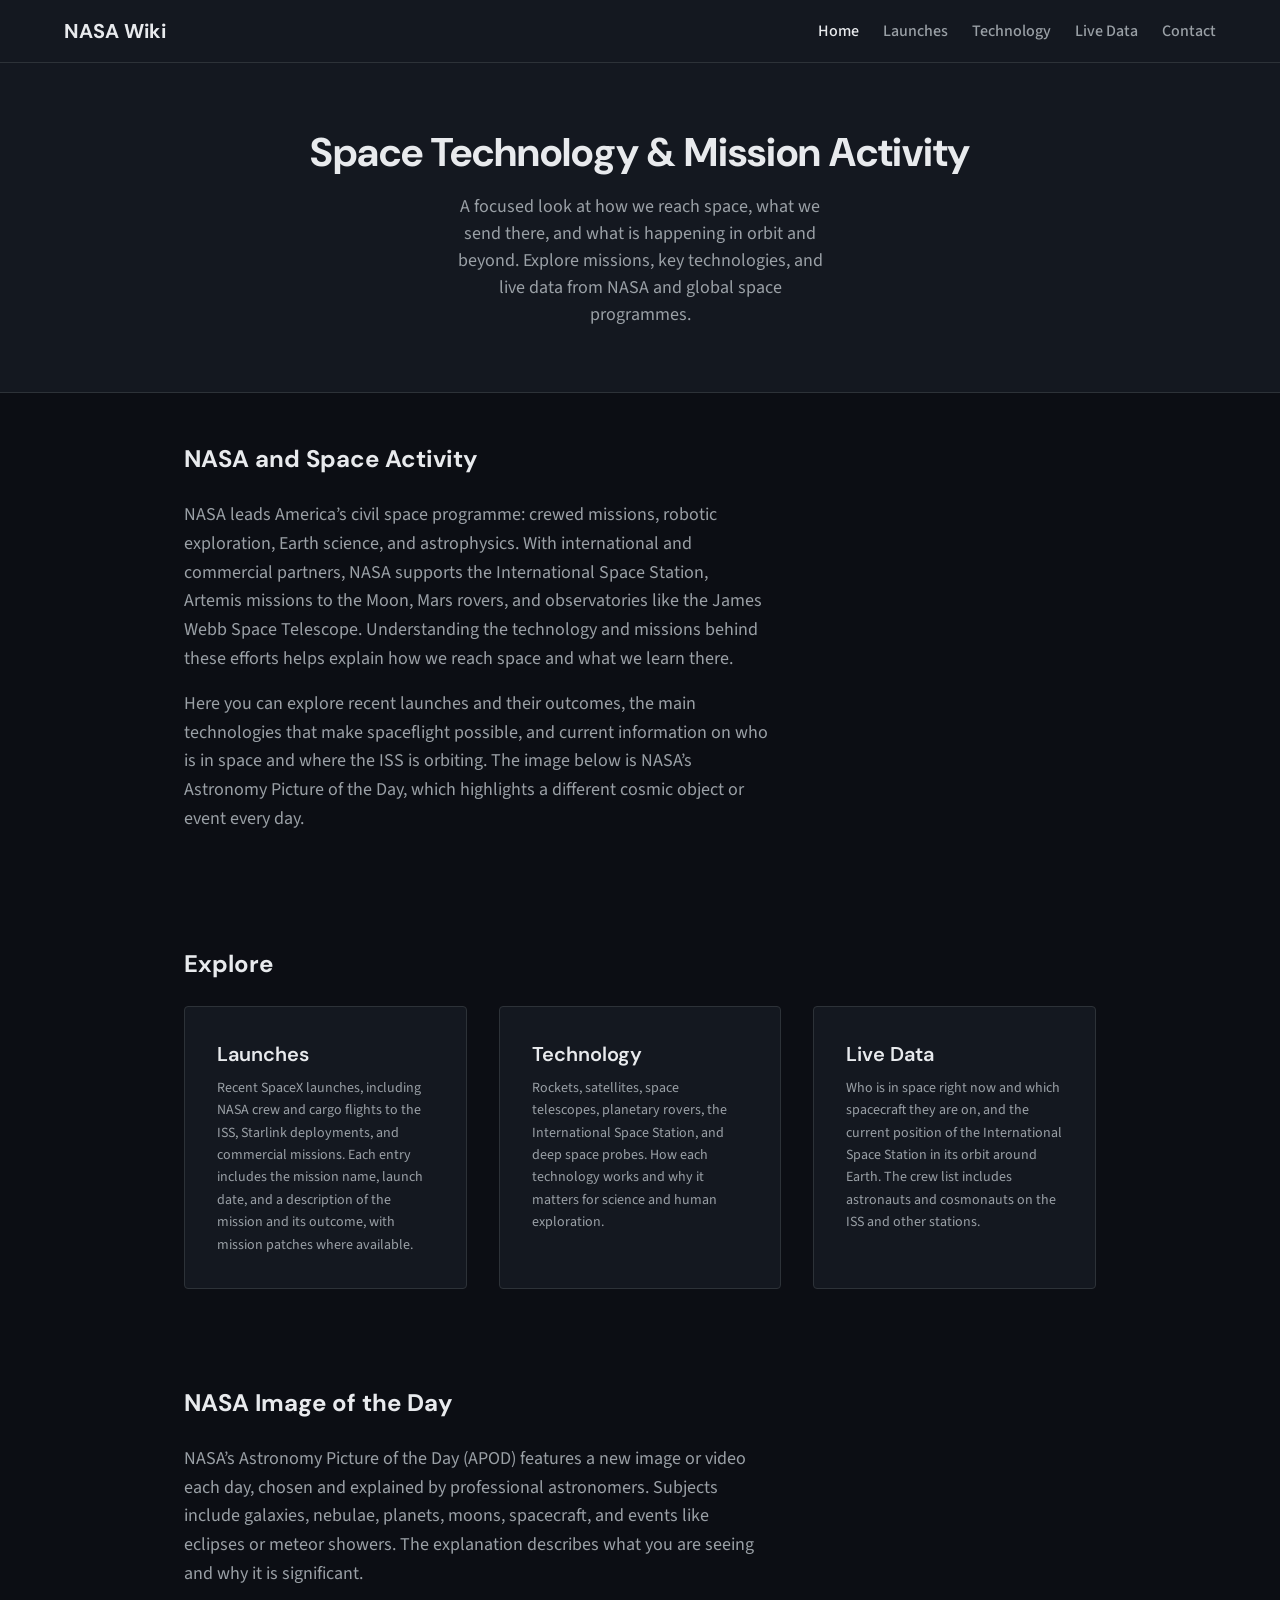
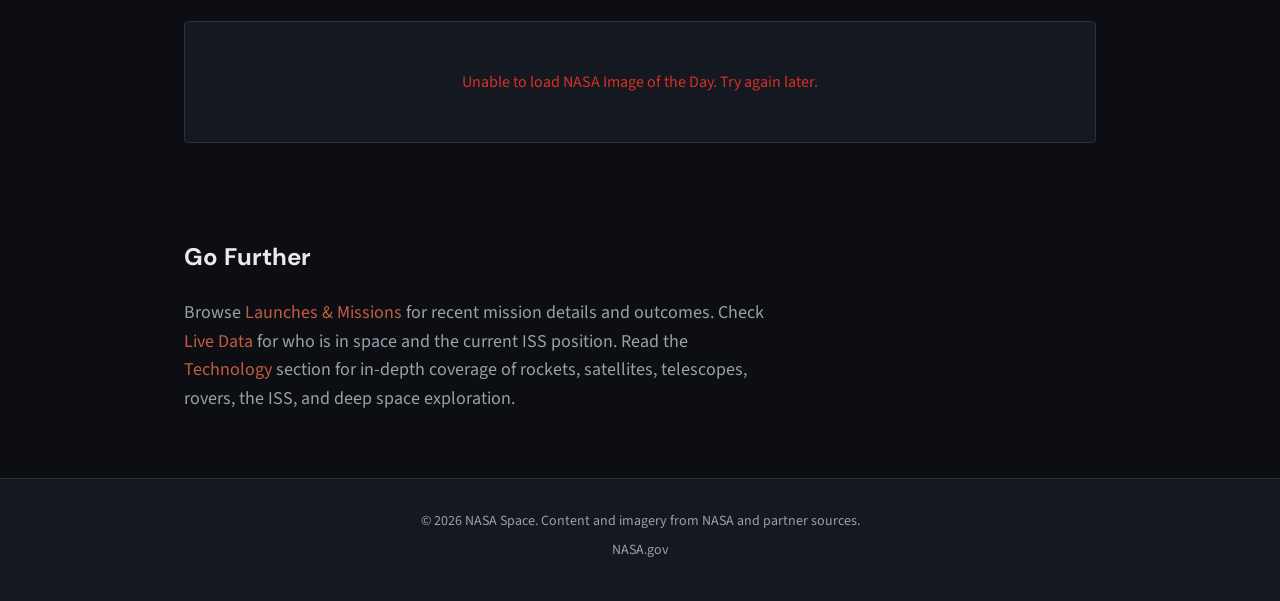
<file: index.html>
<!DOCTYPE html>
<html lang="en">
<head>
  <meta charset="UTF-8">
  <meta name="viewport" content="width=device-width, initial-scale=1.0">
  <meta name="description" content="Space technology and missions: NASA, the ISS, launches, and live information on who is in space and where the station orbits.">
  <title>NASA Space Technology &amp; Missions | Home</title>
  <link rel="stylesheet" href="css/styles.css">
  <link rel="stylesheet" href="css/responsive.css">
</head>
<body>
  <a href="#main-content" class="skip-link">Skip to main content</a>
  <header class="site-header">
    <div class="header-inner">
      <a href="index.html" class="site-logo">NASA Wiki</a>
      <nav class="main-nav" aria-label="Main navigation">
        <ul class="nav-list">
          <li><a href="index.html" class="nav-link nav-link--current">Home</a></li>
          <li><a href="launches.html" class="nav-link">Launches</a></li>
          <li><a href="technology.html" class="nav-link">Technology</a></li>
          <li><a href="live.html" class="nav-link">Live Data</a></li>
          <li><a href="contact.html" class="nav-link">Contact</a></li>
        </ul>
      </nav>
      <button type="button" class="nav-toggle" aria-label="Toggle navigation menu" aria-expanded="false"><span aria-hidden="true"><span class="hamburger-line"></span><span class="hamburger-line"></span><span class="hamburger-line"></span></span></button>
    </div>
  </header>

  <main id="main-content">
    <section class="hero">
      <div class="hero-inner">
        <h1>Space Technology &amp; Mission Activity</h1>
        <p class="hero-tagline">A focused look at how we reach space, what we send there, and what is happening in orbit and beyond. Explore missions, key technologies, and live data from NASA and global space programmes.</p>
      </div>
    </section>

    <section class="intro section">
      <div class="container">
        <h2>NASA and Space Activity</h2>
        <p>NASA leads America’s civil space programme: crewed missions, robotic exploration, Earth science, and astrophysics. With international and commercial partners, NASA supports the International Space Station, Artemis missions to the Moon, Mars rovers, and observatories like the James Webb Space Telescope. Understanding the technology and missions behind these efforts helps explain how we reach space and what we learn there.</p>
        <p>Here you can explore recent launches and their outcomes, the main technologies that make spaceflight possible, and current information on who is in space and where the ISS is orbiting. The image below is NASA’s Astronomy Picture of the Day, which highlights a different cosmic object or event every day.</p>
      </div>
    </section>

    <section class="feature-cards section">
      <div class="container">
        <h2>Explore</h2>
        <div class="card-grid">
          <article class="card">
            <h3><a href="launches.html">Launches</a></h3>
            <p>Recent SpaceX launches, including NASA crew and cargo flights to the ISS, Starlink deployments, and commercial missions. Each entry includes the mission name, launch date, and a description of the mission and its outcome, with mission patches where available.</p>
          </article>
          <article class="card">
            <h3><a href="technology.html">Technology</a></h3>
            <p>Rockets, satellites, space telescopes, planetary rovers, the International Space Station, and deep space probes. How each technology works and why it matters for science and human exploration.</p>
          </article>
          <article class="card">
            <h3><a href="live.html">Live Data</a></h3>
            <p>Who is in space right now and which spacecraft they are on, and the current position of the International Space Station in its orbit around Earth. The crew list includes astronauts and cosmonauts on the ISS and other stations.</p>
          </article>
        </div>
      </div>
    </section>

    <section class="apod section">
      <div class="container">
        <h2>NASA Image of the Day</h2>
        <div class="page-intro">
          <p>NASA’s Astronomy Picture of the Day (APOD) features a new image or video each day, chosen and explained by professional astronomers. Subjects include galaxies, nebulae, planets, moons, spacecraft, and events like eclipses or meteor showers. The explanation describes what you are seeing and why it is significant.</p>
        </div>
        <div class="apod-container" aria-live="polite">
          <p class="apod-loading" id="apod-loading">Loading image…</p>
          <div class="apod-content" id="apod-content" hidden></div>
          <p class="apod-error" id="apod-error" hidden></p>
        </div>
      </div>
    </section>

    <section class="cta section">
      <div class="container">
        <h2>Go Further</h2>
        <p>Browse <a href="launches.html">Launches &amp; Missions</a> for recent mission details and outcomes. Check <a href="live.html">Live Data</a> for who is in space and the current ISS position. Read the <a href="technology.html">Technology</a> section for in-depth coverage of rockets, satellites, telescopes, rovers, the ISS, and deep space exploration.</p>
      </div>
    </section>
  </main>

  <footer class="site-footer">
    <div class="footer-inner">
      <p class="footer-copy">&copy; <span id="footer-year"></span> NASA Space. Content and imagery from NASA and partner sources.</p>
      <p><a href="https://www.nasa.gov" target="_blank" rel="noopener noreferrer">NASA.gov</a></p>
    </div>
  </footer>

  <script src="js/main.js"></script>
  <script src="js/api.js"></script>
</body>
</html>
</file>
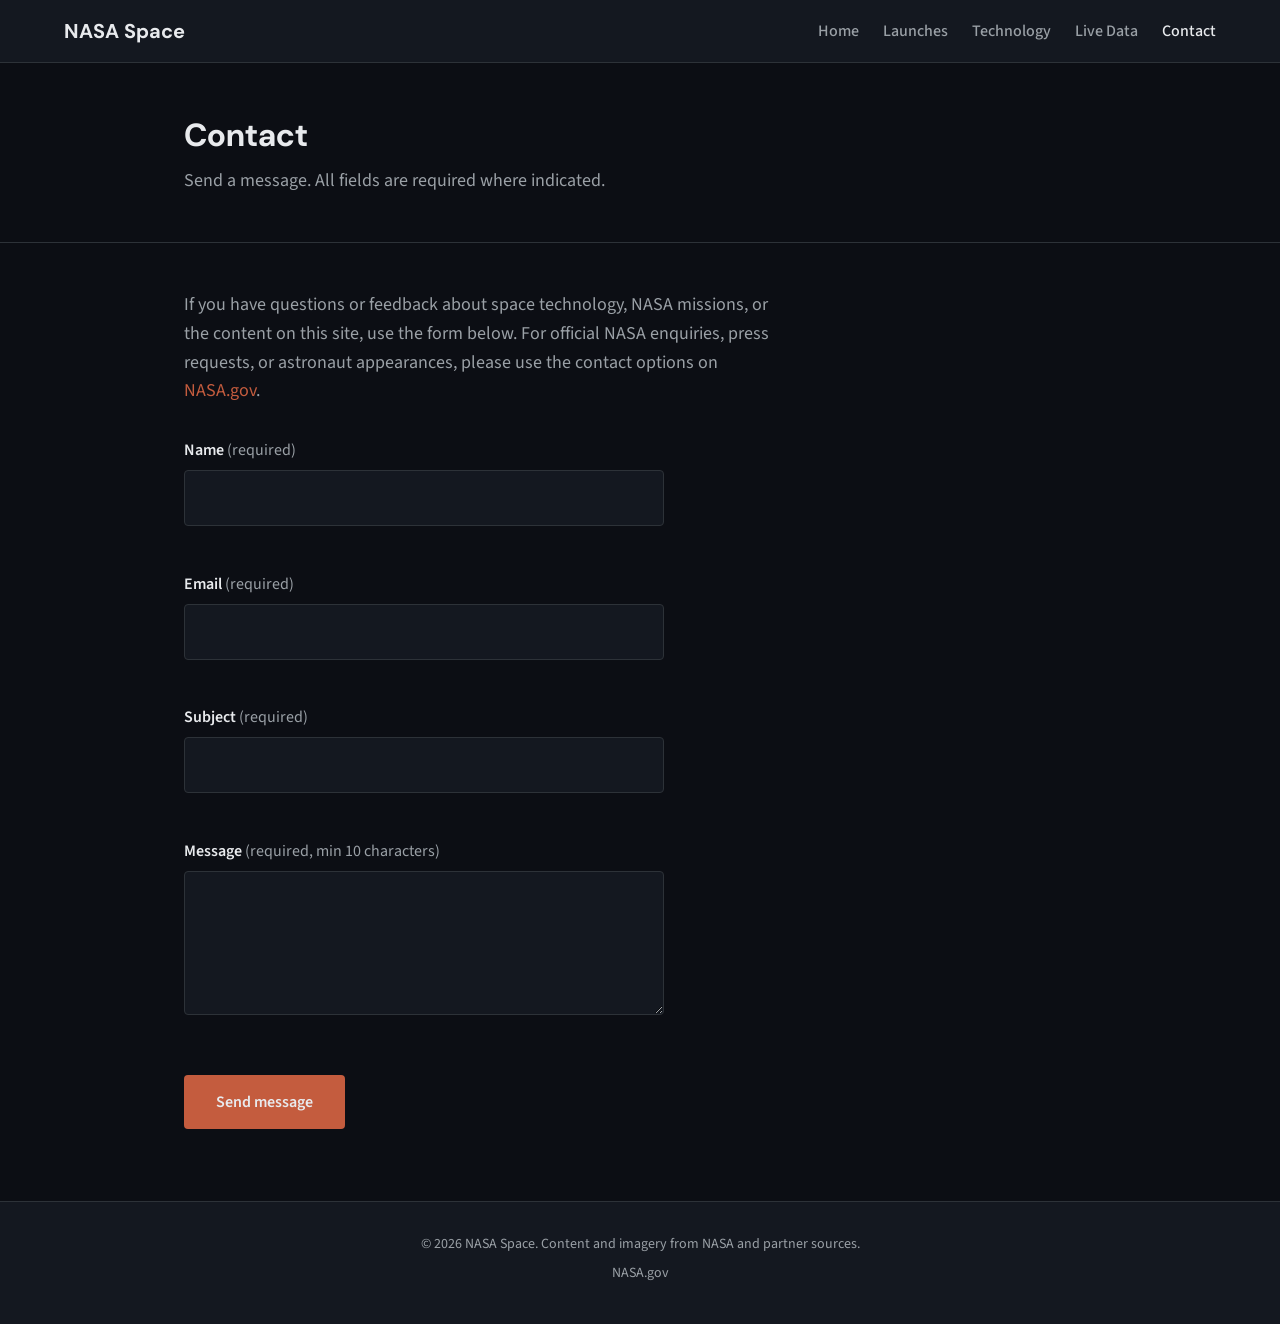
<file: contact.html>
<!DOCTYPE html>
<html lang="en">
<head>
  <meta charset="UTF-8">
  <meta name="viewport" content="width=device-width, initial-scale=1.0">
  <meta name="description" content="Contact NASA Space – send a message about space technology and missions.">
  <title>Contact | NASA Space</title>
  <link rel="stylesheet" href="css/styles.css">
  <link rel="stylesheet" href="css/responsive.css">
</head>
<body>
  <a href="#main-content" class="skip-link">Skip to main content</a>
  <header class="site-header">
    <div class="header-inner">
      <a href="index.html" class="site-logo">NASA Space</a>
      <nav class="main-nav" aria-label="Main navigation">
        <ul class="nav-list">
          <li><a href="index.html" class="nav-link">Home</a></li>
          <li><a href="launches.html" class="nav-link">Launches</a></li>
          <li><a href="technology.html" class="nav-link">Technology</a></li>
          <li><a href="live.html" class="nav-link">Live Data</a></li>
          <li><a href="contact.html" class="nav-link nav-link--current">Contact</a></li>
        </ul>
      </nav>
      <button type="button" class="nav-toggle" aria-label="Toggle navigation menu" aria-expanded="false"><span aria-hidden="true"><span class="hamburger-line"></span><span class="hamburger-line"></span><span class="hamburger-line"></span></span></button>
    </div>
  </header>

  <main id="main-content">
    <section class="page-hero">
      <div class="container">
        <h1>Contact</h1>
        <p class="page-hero-tagline">Send a message. All fields are required where indicated.</p>
      </div>
    </section>

    <section class="contact-form-section section">
      <div class="container">
        <div class="page-intro">
          <p>If you have questions or feedback about space technology, NASA missions, or the content on this site, use the form below. For official NASA enquiries, press requests, or astronaut appearances, please use the contact options on <a href="https://www.nasa.gov" target="_blank" rel="noopener noreferrer">NASA.gov</a>.</p>
        </div>
        <form id="contact-form" class="contact-form" novalidate>
          <div class="form-group">
            <label for="contact-name">Name <span class="required">(required)</span></label>
            <input type="text" id="contact-name" name="name" required autocomplete="name" aria-required="true">
            <span class="field-error" id="error-name" role="alert"></span>
          </div>
          <div class="form-group">
            <label for="contact-email">Email <span class="required">(required)</span></label>
            <input type="email" id="contact-email" name="email" required autocomplete="email" aria-required="true">
            <span class="field-error" id="error-email" role="alert"></span>
          </div>
          <div class="form-group">
            <label for="contact-subject">Subject <span class="required">(required)</span></label>
            <input type="text" id="contact-subject" name="subject" required aria-required="true">
            <span class="field-error" id="error-subject" role="alert"></span>
          </div>
          <div class="form-group">
            <label for="contact-message">Message <span class="required">(required, min 10 characters)</span></label>
            <textarea id="contact-message" name="message" rows="5" required minlength="10" aria-required="true"></textarea>
            <span class="field-error" id="error-message" role="alert"></span>
          </div>
          <div class="form-actions">
            <button type="submit" class="btn btn--primary">Send message</button>
          </div>
          <p class="form-success" id="form-success" hidden role="status">Thank you. Your message has been sent.</p>
        </form>
      </div>
    </section>
  </main>

  <footer class="site-footer">
    <div class="footer-inner">
      <p class="footer-copy">&copy; <span id="footer-year"></span> NASA Space. Content and imagery from NASA and partner sources.</p>
      <p><a href="https://www.nasa.gov" target="_blank" rel="noopener noreferrer">NASA.gov</a></p>
    </div>
  </footer>

  <script src="js/main.js"></script>
  <script src="js/formValidation.js"></script>
</body>
</html>
</file>
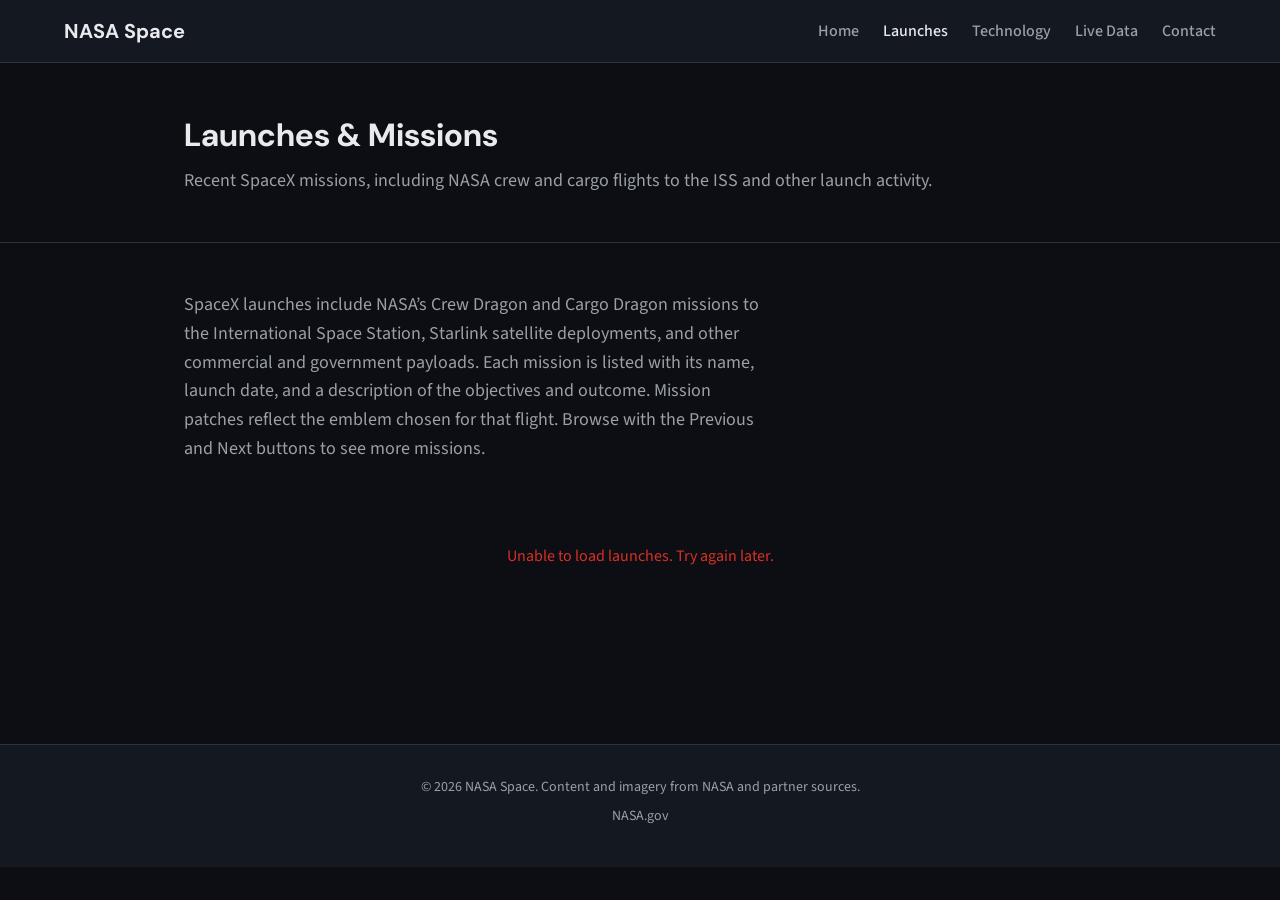
<file: launches.html>
<!DOCTYPE html>
<html lang="en">
<head>
  <meta charset="UTF-8">
  <meta name="viewport" content="width=device-width, initial-scale=1.0">
  <meta name="description" content="Recent SpaceX launches including NASA crew and cargo missions to the ISS, with mission names, dates, and descriptions.">
  <title>Space Launches &amp; Missions | NASA Space</title>
  <link rel="stylesheet" href="css/styles.css">
  <link rel="stylesheet" href="css/responsive.css">
</head>
<body>
  <a href="#main-content" class="skip-link">Skip to main content</a>
  <header class="site-header">
    <div class="header-inner">
      <a href="index.html" class="site-logo">NASA Space</a>
      <nav class="main-nav" aria-label="Main navigation">
        <ul class="nav-list">
          <li><a href="index.html" class="nav-link">Home</a></li>
          <li><a href="launches.html" class="nav-link nav-link--current">Launches</a></li>
          <li><a href="technology.html" class="nav-link">Technology</a></li>
          <li><a href="live.html" class="nav-link">Live Data</a></li>
          <li><a href="contact.html" class="nav-link">Contact</a></li>
        </ul>
      </nav>
      <button type="button" class="nav-toggle" aria-label="Toggle navigation menu" aria-expanded="false"><span aria-hidden="true"><span class="hamburger-line"></span><span class="hamburger-line"></span><span class="hamburger-line"></span></span></button>
    </div>
  </header>

  <main id="main-content">
    <section class="page-hero">
      <div class="container">
        <h1>Launches &amp; Missions</h1>
        <p class="page-hero-tagline">Recent SpaceX missions, including NASA crew and cargo flights to the ISS and other launch activity.</p>
      </div>
    </section>

    <section class="launches section">
      <div class="container">
        <div class="page-intro">
          <p>SpaceX launches include NASA’s Crew Dragon and Cargo Dragon missions to the International Space Station, Starlink satellite deployments, and other commercial and government payloads. Each mission is listed with its name, launch date, and a description of the objectives and outcome. Mission patches reflect the emblem chosen for that flight. Browse with the Previous and Next buttons to see more missions.</p>
        </div>
        <div class="launches-container" aria-live="polite">
          <p class="launches-loading" id="launches-loading">Loading launches…</p>
          <div class="launches-grid" id="launches-grid"></div>
          <nav class="launches-pagination" id="launches-pagination" aria-label="Missions pagination" hidden>
            <button type="button" class="btn btn--secondary" id="launches-prev" aria-label="Previous 9 missions">Previous</button>
            <span class="launches-pagination__info" id="launches-pagination-info"></span>
            <button type="button" class="btn btn--secondary" id="launches-next" aria-label="Next 9 missions">Next</button>
          </nav>
          <p class="launches-error" id="launches-error" hidden></p>
        </div>
      </div>
    </section>
  </main>

  <footer class="site-footer">
    <div class="footer-inner">
      <p class="footer-copy">&copy; <span id="footer-year"></span> NASA Space. Content and imagery from NASA and partner sources.</p>
      <p><a href="https://www.nasa.gov" target="_blank" rel="noopener noreferrer">NASA.gov</a></p>
    </div>
  </footer>

  <script src="js/main.js"></script>
  <script src="js/launches.js"></script>
</body>
</html>
</file>
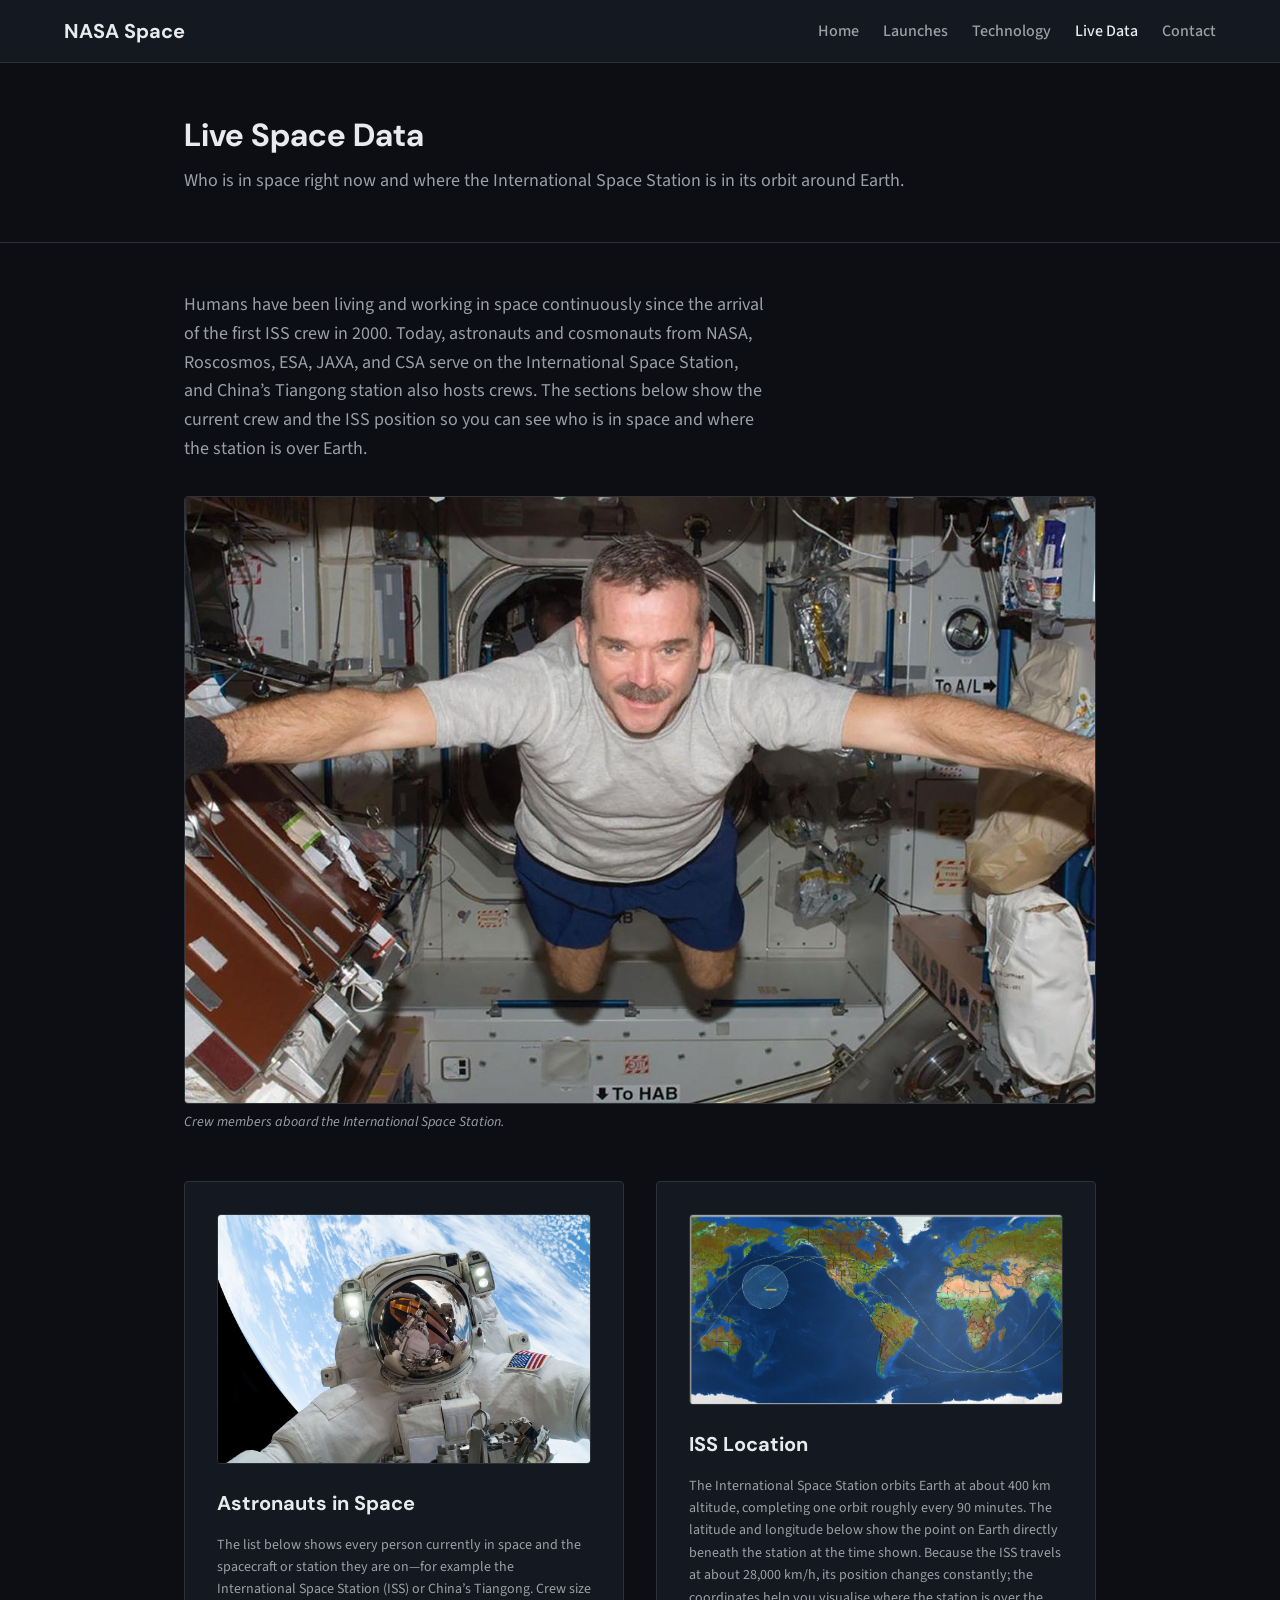
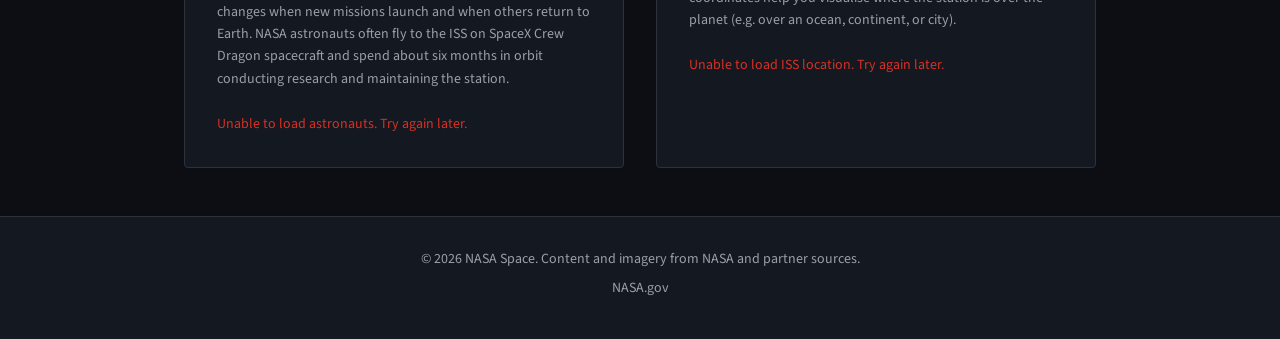
<file: live.html>
<!DOCTYPE html>
<html lang="en">
<head>
  <meta charset="UTF-8">
  <meta name="viewport" content="width=device-width, initial-scale=1.0">
  <meta name="description" content="Who is in space now and where the International Space Station is – current crew and ISS position over Earth.">
  <title>Live Space Data | NASA Space</title>
  <link rel="stylesheet" href="css/styles.css">
  <link rel="stylesheet" href="css/responsive.css">
</head>
<body>
  <a href="#main-content" class="skip-link">Skip to main content</a>
  <header class="site-header">
    <div class="header-inner">
      <a href="index.html" class="site-logo">NASA Space</a>
      <nav class="main-nav" aria-label="Main navigation">
        <ul class="nav-list">
          <li><a href="index.html" class="nav-link">Home</a></li>
          <li><a href="launches.html" class="nav-link">Launches</a></li>
          <li><a href="technology.html" class="nav-link">Technology</a></li>
          <li><a href="live.html" class="nav-link nav-link--current">Live Data</a></li>
          <li><a href="contact.html" class="nav-link">Contact</a></li>
        </ul>
      </nav>
      <button type="button" class="nav-toggle" aria-label="Toggle navigation menu" aria-expanded="false"><span aria-hidden="true"><span class="hamburger-line"></span><span class="hamburger-line"></span><span class="hamburger-line"></span></span></button>
    </div>
  </header>

  <main id="main-content">
    <section class="page-hero">
      <div class="container">
        <h1>Live Space Data</h1>
        <p class="page-hero-tagline">Who is in space right now and where the International Space Station is in its orbit around Earth.</p>
      </div>
    </section>

    <section class="live-data section">
      <div class="container">
        <div class="page-intro">
          <p>Humans have been living and working in space continuously since the arrival of the first ISS crew in 2000. Today, astronauts and cosmonauts from NASA, Roscosmos, ESA, JAXA, and CSA serve on the International Space Station, and China’s Tiangong station also hosts crews. The sections below show the current crew and the ISS position so you can see who is in space and where the station is over Earth.</p>
        </div>
        <figure class="live-hero-figure">
          <img src="images/live-hero.jpg" alt="Human presence in low Earth orbit." width="960" height="640">
          <figcaption>Crew members aboard the International Space Station.</figcaption>
        </figure>
        <div class="live-grid">
          <article class="live-card" aria-live="polite">
            <div class="live-card__media">
              <img src="images/astronauts.jpg" alt="Astronauts in space." width="400" height="267">
            </div>
            <h2>Astronauts in Space</h2>
            <p class="live-card-intro">The list below shows every person currently in space and the spacecraft or station they are on—for example the International Space Station (ISS) or China’s Tiangong. Crew size changes when new missions launch and when others return to Earth. NASA astronauts often fly to the ISS on SpaceX Crew Dragon spacecraft and spend about six months in orbit conducting research and maintaining the station.</p>
            <p class="live-loading" id="astronauts-loading">Loading…</p>
            <div class="live-content" id="astronauts-content" hidden></div>
            <p class="live-error" id="astronauts-error" hidden></p>
          </article>

          <article class="live-card" aria-live="polite">
            <div class="live-card__media">
              <img src="images/iss-location.jpg" alt="ISS position in orbit." width="400" height="267">
            </div>
            <h2>ISS Location</h2>
            <p class="live-card-intro">The International Space Station orbits Earth at about 400 km altitude, completing one orbit roughly every 90 minutes. The latitude and longitude below show the point on Earth directly beneath the station at the time shown. Because the ISS travels at about 28,000 km/h, its position changes constantly; the coordinates help you visualise where the station is over the planet (e.g. over an ocean, continent, or city).</p>
            <p class="live-loading" id="iss-loading">Loading…</p>
            <div class="live-content" id="iss-content" hidden></div>
            <p class="live-error" id="iss-error" hidden></p>
          </article>
        </div>
      </div>
    </section>
  </main>

  <footer class="site-footer">
    <div class="footer-inner">
      <p class="footer-copy">&copy; <span id="footer-year"></span> NASA Space. Content and imagery from NASA and partner sources.</p>
      <p><a href="https://www.nasa.gov" target="_blank" rel="noopener noreferrer">NASA.gov</a></p>
    </div>
  </footer>

  <script src="js/main.js"></script>
  <script src="js/live.js"></script>
</body>
</html>
</file>
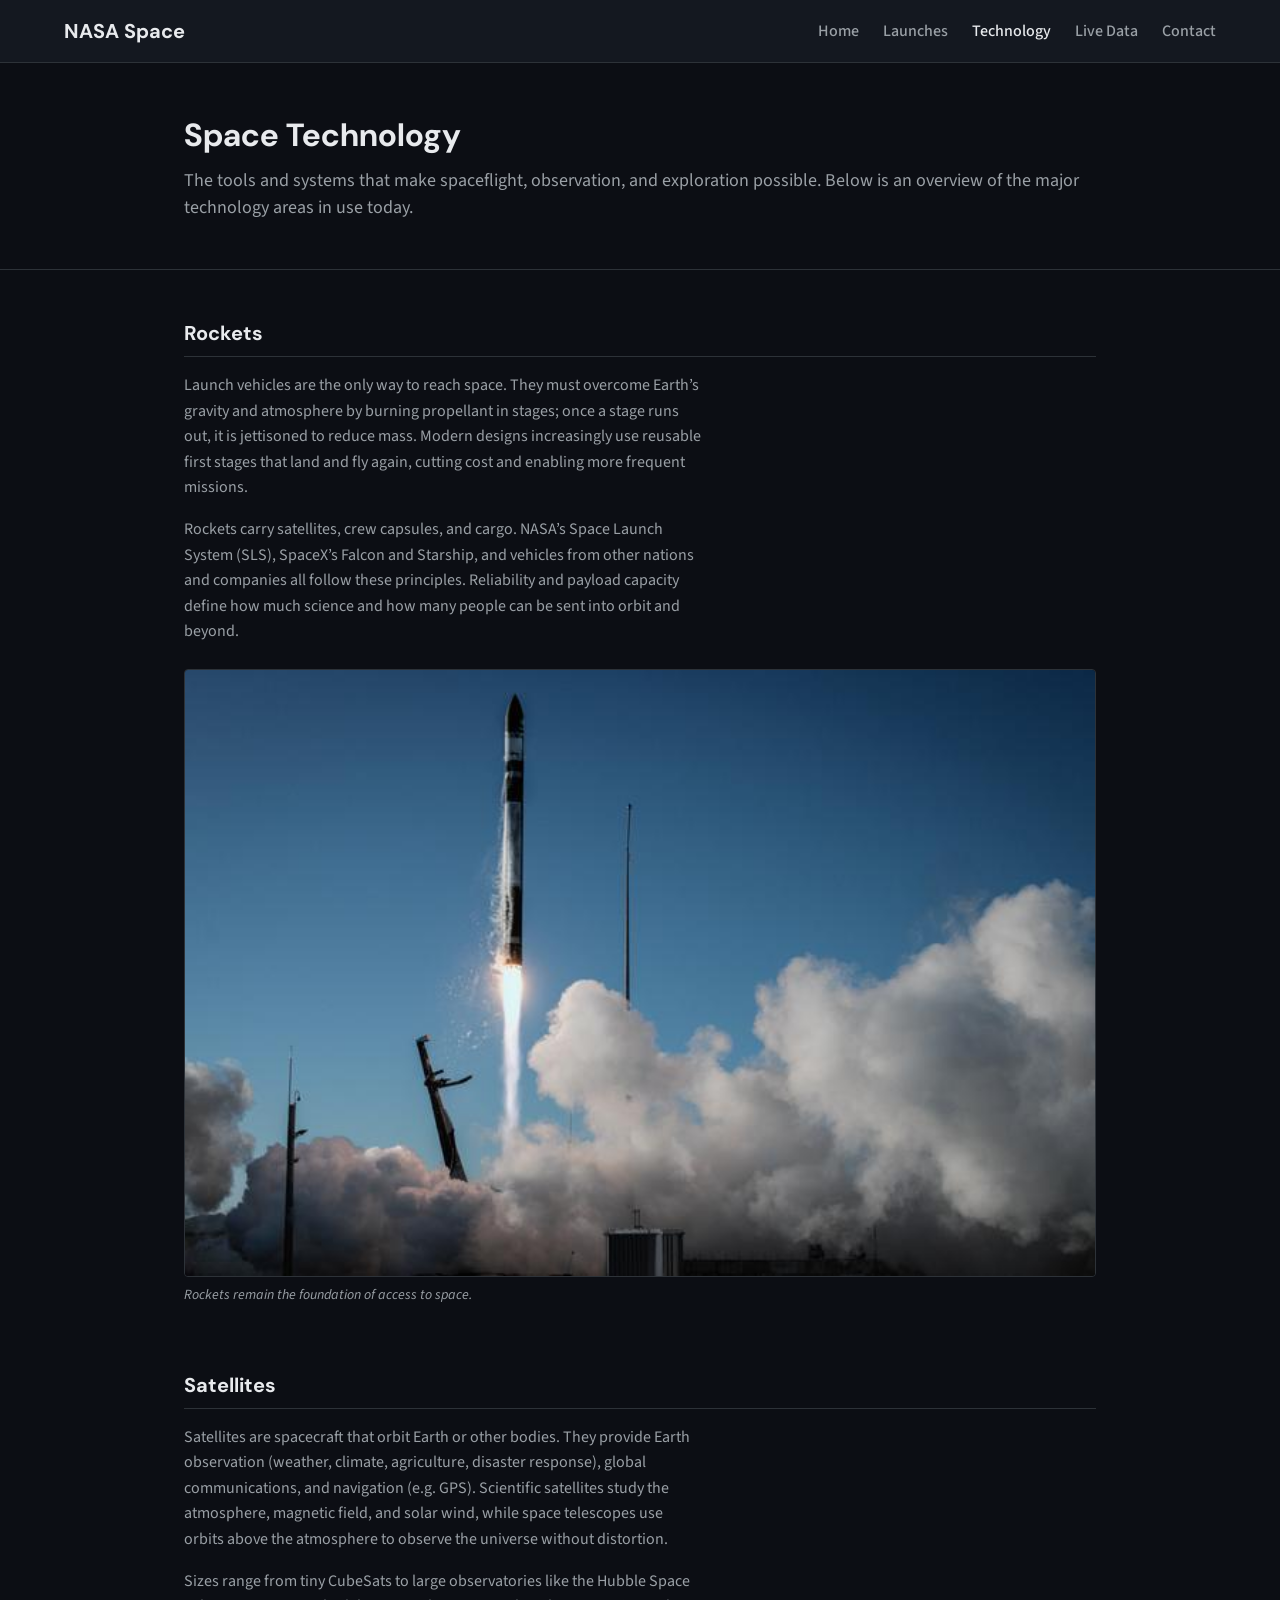
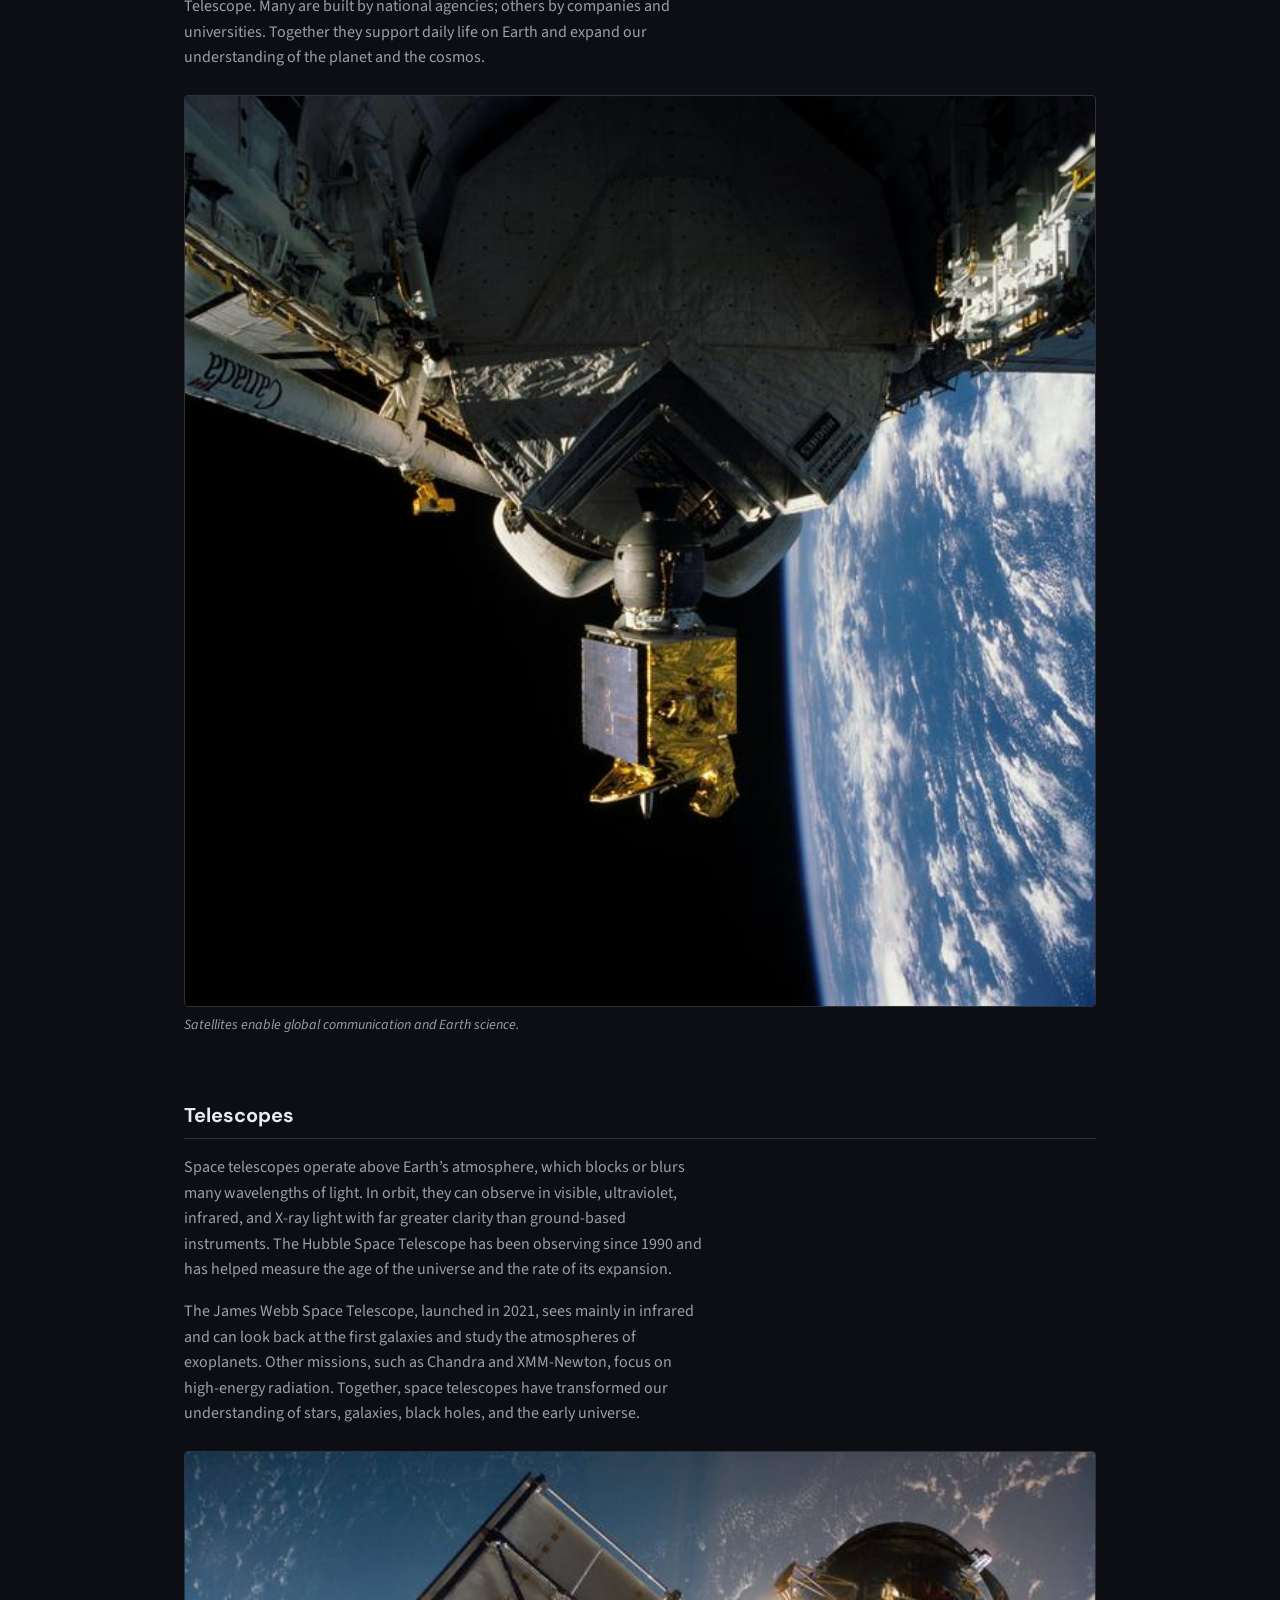
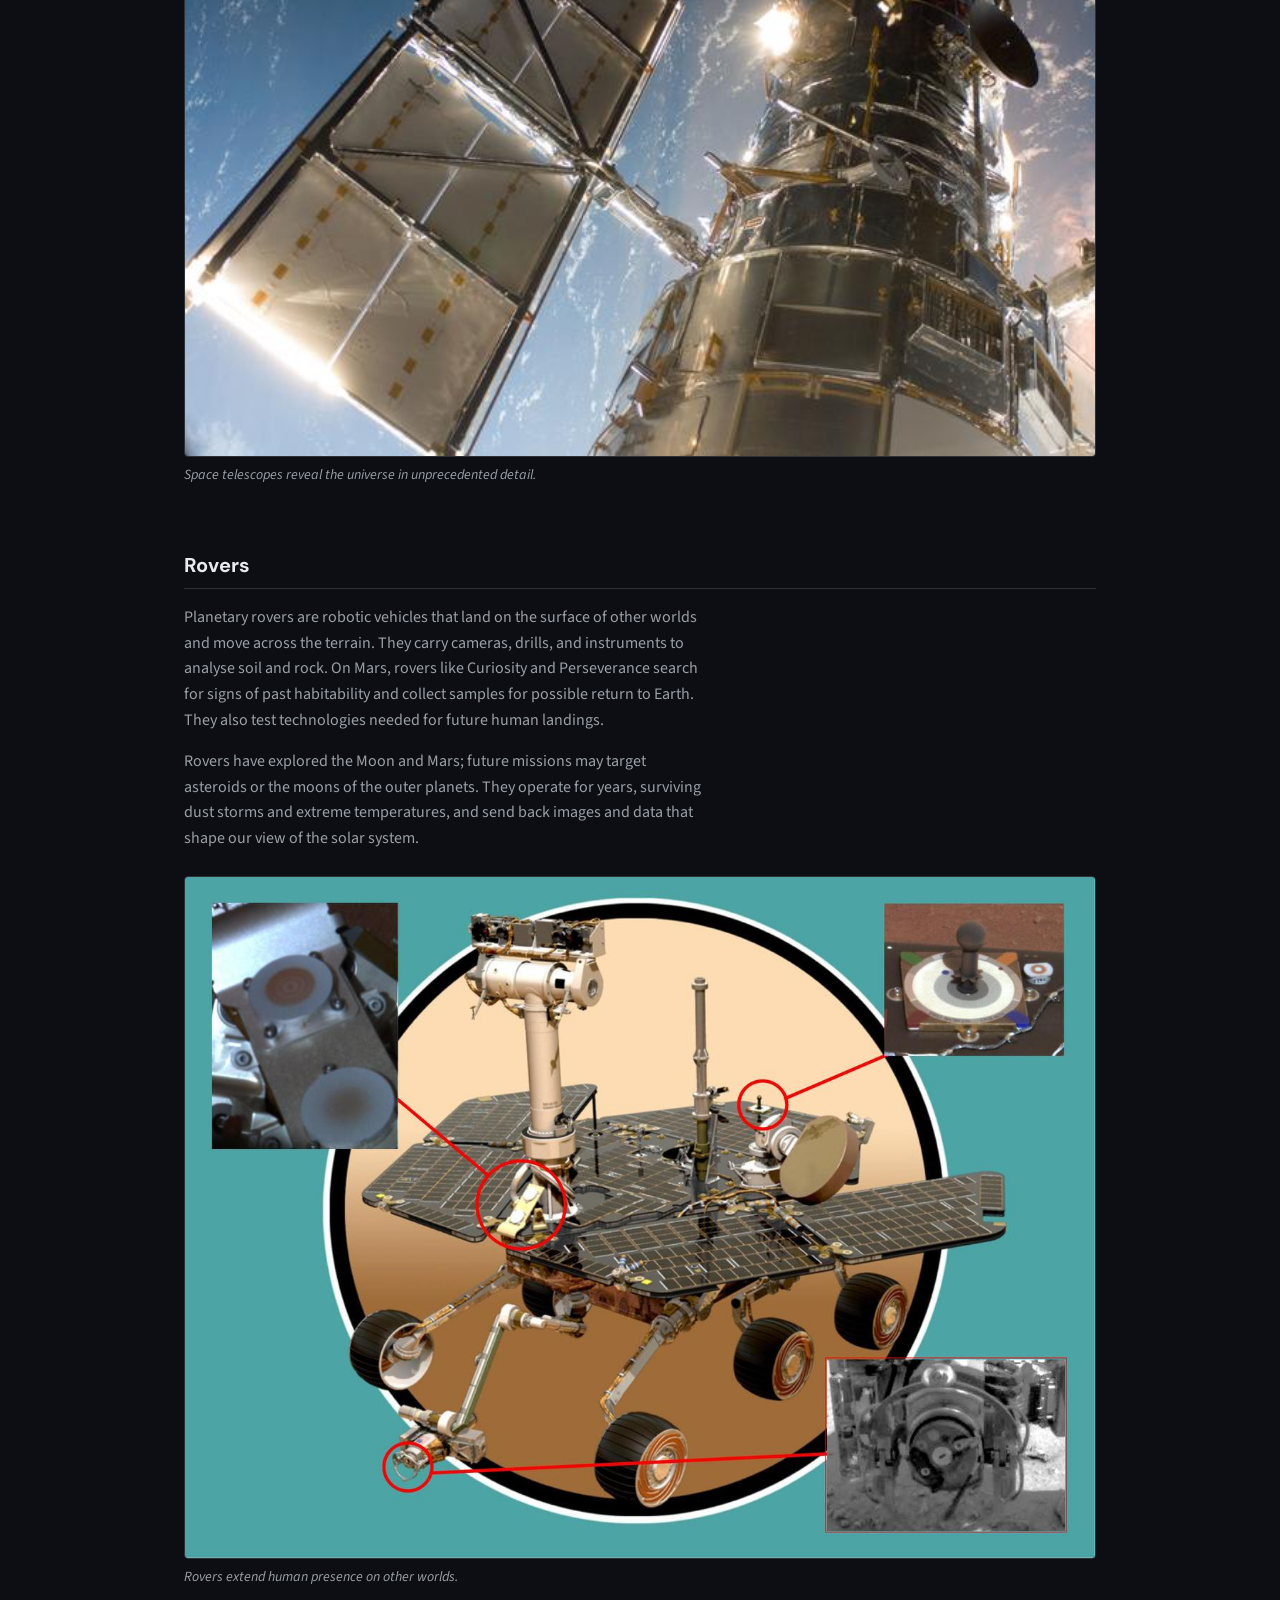
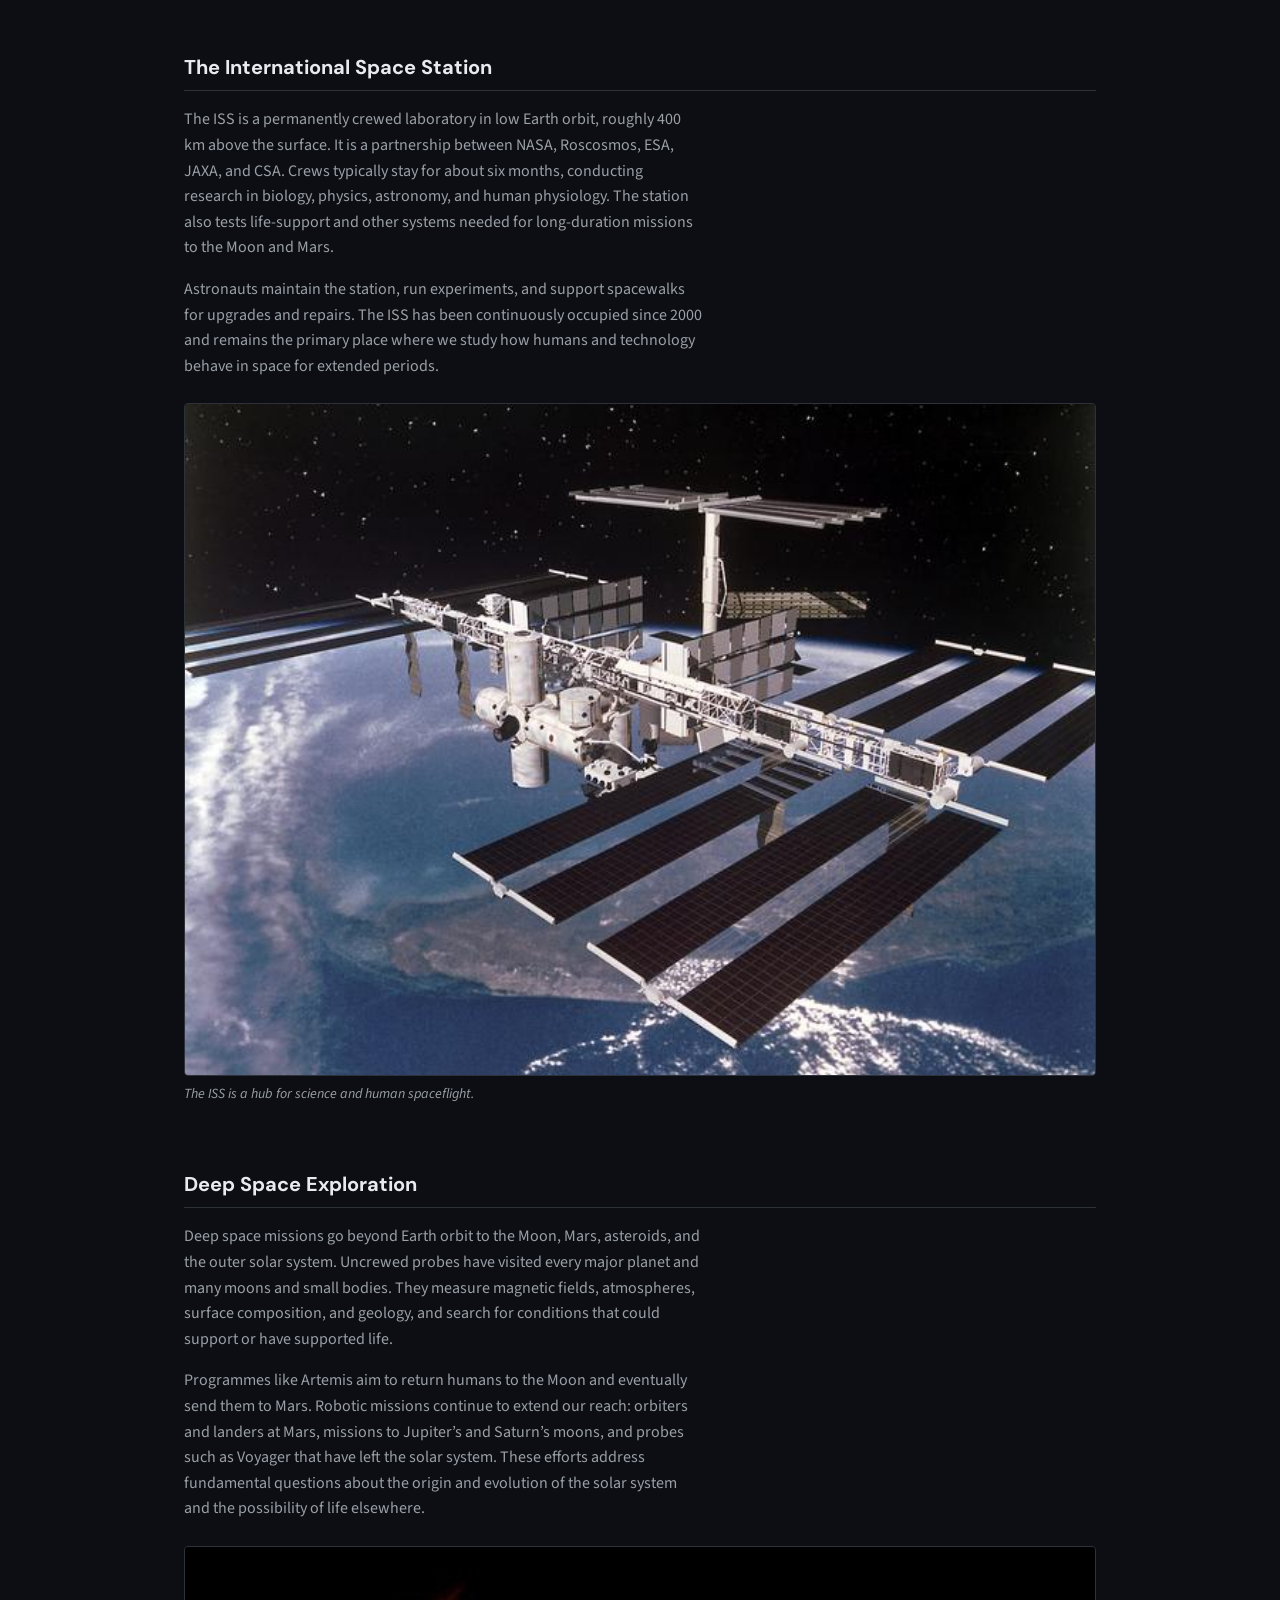
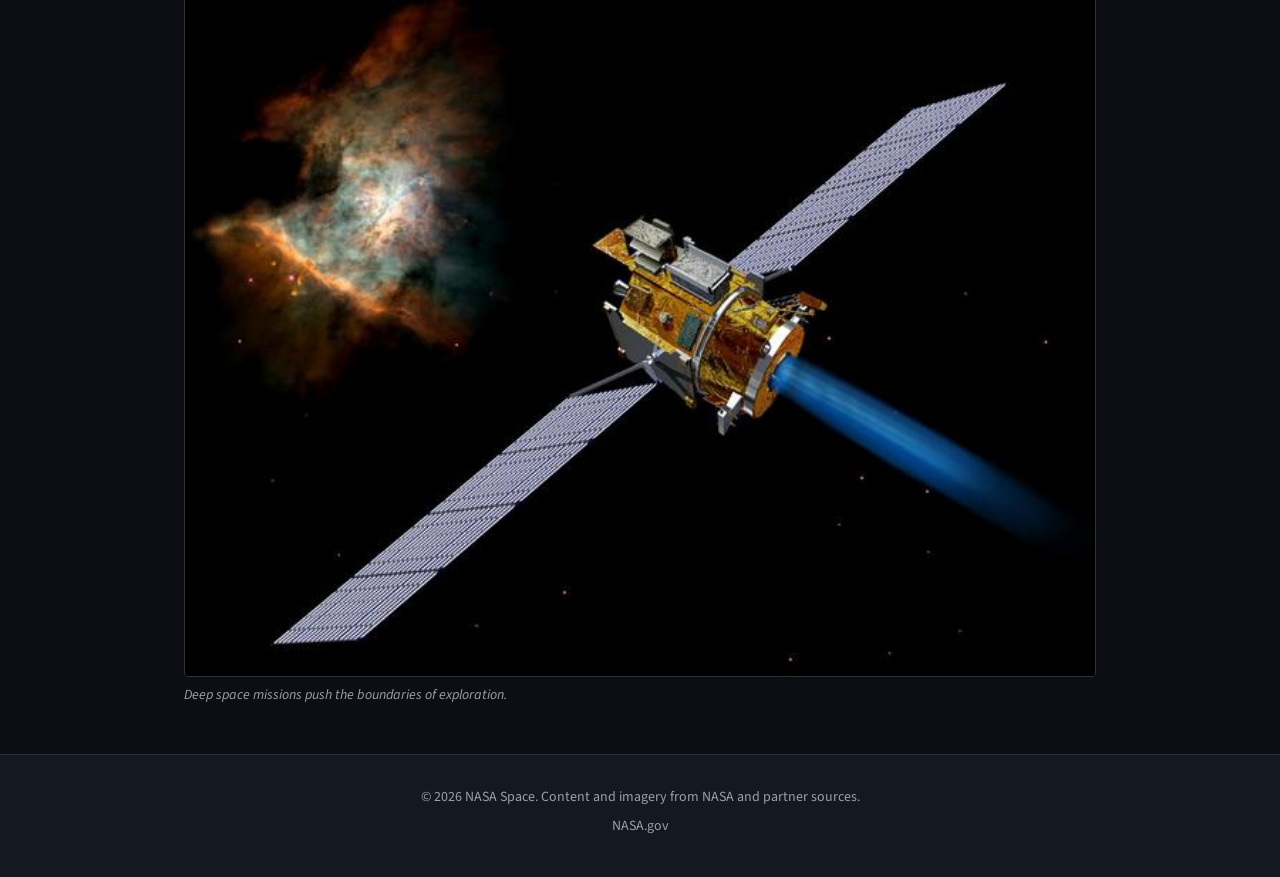
<file: technology.html>
<!DOCTYPE html>
<html lang="en">
<head>
  <meta charset="UTF-8">
  <meta name="viewport" content="width=device-width, initial-scale=1.0">
  <meta name="description" content="Space technology explained: rockets, satellites, telescopes, rovers, the ISS, and deep space exploration.">
  <title>Space Technology | NASA Space</title>
  <link rel="stylesheet" href="css/styles.css">
  <link rel="stylesheet" href="css/responsive.css">
</head>
<body>
  <a href="#main-content" class="skip-link">Skip to main content</a>
  <header class="site-header">
    <div class="header-inner">
      <a href="index.html" class="site-logo">NASA Space</a>
      <nav class="main-nav" aria-label="Main navigation">
        <ul class="nav-list">
          <li><a href="index.html" class="nav-link">Home</a></li>
          <li><a href="launches.html" class="nav-link">Launches</a></li>
          <li><a href="technology.html" class="nav-link nav-link--current">Technology</a></li>
          <li><a href="live.html" class="nav-link">Live Data</a></li>
          <li><a href="contact.html" class="nav-link">Contact</a></li>
        </ul>
      </nav>
      <button type="button" class="nav-toggle" aria-label="Toggle navigation menu" aria-expanded="false"><span aria-hidden="true"><span class="hamburger-line"></span><span class="hamburger-line"></span><span class="hamburger-line"></span></span></button>
    </div>
  </header>

  <main id="main-content">
    <section class="page-hero">
      <div class="container">
        <h1>Space Technology</h1>
        <p class="page-hero-tagline">The tools and systems that make spaceflight, observation, and exploration possible. Below is an overview of the major technology areas in use today.</p>
      </div>
    </section>

    <section class="tech-content section">
      <div class="container">
        <section class="tech-block">
          <h2>Rockets</h2>
          <p>Launch vehicles are the only way to reach space. They must overcome Earth’s gravity and atmosphere by burning propellant in stages; once a stage runs out, it is jettisoned to reduce mass. Modern designs increasingly use reusable first stages that land and fly again, cutting cost and enabling more frequent missions.</p>
          <p>Rockets carry satellites, crew capsules, and cargo. NASA’s Space Launch System (SLS), SpaceX’s Falcon and Starship, and vehicles from other nations and companies all follow these principles. Reliability and payload capacity define how much science and how many people can be sent into orbit and beyond.</p>
          <figure class="tech-figure">
            <img src="images/rockets.jpg" alt="Illustration of a rocket – launch vehicles enable access to space." width="960" height="640">
            <figcaption>Rockets remain the foundation of access to space.</figcaption>
          </figure>
        </section>

        <section class="tech-block">
          <h2>Satellites</h2>
          <p>Satellites are spacecraft that orbit Earth or other bodies. They provide Earth observation (weather, climate, agriculture, disaster response), global communications, and navigation (e.g. GPS). Scientific satellites study the atmosphere, magnetic field, and solar wind, while space telescopes use orbits above the atmosphere to observe the universe without distortion.</p>
          <p>Sizes range from tiny CubeSats to large observatories like the Hubble Space Telescope. Many are built by national agencies; others by companies and universities. Together they support daily life on Earth and expand our understanding of the planet and the cosmos.</p>
          <figure class="tech-figure">
            <img src="images/satellites.jpg" alt="Illustration of orbital satellites – Earth observation and communications." width="960" height="640">
            <figcaption>Satellites enable global communication and Earth science.</figcaption>
          </figure>
        </section>

        <section class="tech-block">
          <h2>Telescopes</h2>
          <p>Space telescopes operate above Earth’s atmosphere, which blocks or blurs many wavelengths of light. In orbit, they can observe in visible, ultraviolet, infrared, and X-ray light with far greater clarity than ground-based instruments. The Hubble Space Telescope has been observing since 1990 and has helped measure the age of the universe and the rate of its expansion.</p>
          <p>The James Webb Space Telescope, launched in 2021, sees mainly in infrared and can look back at the first galaxies and study the atmospheres of exoplanets. Other missions, such as Chandra and XMM-Newton, focus on high-energy radiation. Together, space telescopes have transformed our understanding of stars, galaxies, black holes, and the early universe.</p>
          <figure class="tech-figure">
            <img src="images/telescopes.jpg" alt="Illustration of a space telescope – observing the universe." width="960" height="640">
            <figcaption>Space telescopes reveal the universe in unprecedented detail.</figcaption>
          </figure>
        </section>

        <section class="tech-block">
          <h2>Rovers</h2>
          <p>Planetary rovers are robotic vehicles that land on the surface of other worlds and move across the terrain. They carry cameras, drills, and instruments to analyse soil and rock. On Mars, rovers like Curiosity and Perseverance search for signs of past habitability and collect samples for possible return to Earth. They also test technologies needed for future human landings.</p>
          <p>Rovers have explored the Moon and Mars; future missions may target asteroids or the moons of the outer planets. They operate for years, surviving dust storms and extreme temperatures, and send back images and data that shape our view of the solar system.</p>
          <figure class="tech-figure">
            <img src="images/rovers.jpg" alt="Illustration of a planetary rover – surface exploration." width="960" height="640">
            <figcaption>Rovers extend human presence on other worlds.</figcaption>
          </figure>
        </section>

        <section class="tech-block">
          <h2>The International Space Station</h2>
          <p>The ISS is a permanently crewed laboratory in low Earth orbit, roughly 400 km above the surface. It is a partnership between NASA, Roscosmos, ESA, JAXA, and CSA. Crews typically stay for about six months, conducting research in biology, physics, astronomy, and human physiology. The station also tests life-support and other systems needed for long-duration missions to the Moon and Mars.</p>
          <p>Astronauts maintain the station, run experiments, and support spacewalks for upgrades and repairs. The ISS has been continuously occupied since 2000 and remains the primary place where we study how humans and technology behave in space for extended periods.</p>
          <figure class="tech-figure">
            <img src="images/iss.jpg" alt="Illustration of the International Space Station in orbit." width="960" height="640">
            <figcaption>The ISS is a hub for science and human spaceflight.</figcaption>
          </figure>
        </section>

        <section class="tech-block">
          <h2>Deep Space Exploration</h2>
          <p>Deep space missions go beyond Earth orbit to the Moon, Mars, asteroids, and the outer solar system. Uncrewed probes have visited every major planet and many moons and small bodies. They measure magnetic fields, atmospheres, surface composition, and geology, and search for conditions that could support or have supported life.</p>
          <p>Programmes like Artemis aim to return humans to the Moon and eventually send them to Mars. Robotic missions continue to extend our reach: orbiters and landers at Mars, missions to Jupiter’s and Saturn’s moons, and probes such as Voyager that have left the solar system. These efforts address fundamental questions about the origin and evolution of the solar system and the possibility of life elsewhere.</p>
          <figure class="tech-figure">
            <img src="images/deep-space.jpg" alt="Illustration of deep space exploration." width="960" height="640">
            <figcaption>Deep space missions push the boundaries of exploration.</figcaption>
          </figure>
        </section>
      </div>
    </section>
  </main>

  <footer class="site-footer">
    <div class="footer-inner">
      <p class="footer-copy">&copy; <span id="footer-year"></span> NASA Space. Content and imagery from NASA and partner sources.</p>
      <p><a href="https://www.nasa.gov" target="_blank" rel="noopener noreferrer">NASA.gov</a></p>
    </div>
  </footer>

  <script src="js/main.js"></script>
</body>
</html>
</file>
<file: css/styles.css>
/* ===== Fonts ===== */
@import url("https://fonts.googleapis.com/css2?family=DM+Sans:wght@600;700&family=Source+Sans+3:wght@400;500;600&display=swap");

/* ===== Design system ===== */
:root {
  --color-bg: #0c0e14;
  --color-bg-elevated: #141820;
  --color-text: #e8eaed;
  --color-text-muted: #9aa0a6;
  --color-accent: #c45c3e;
  --color-accent-hover: #d96b4a;
  --color-border: #2d3238;
  --color-error: #d93025;
  --color-success: #1e8e3e;

  --font-heading: "DM Sans", "Helvetica Neue", Arial, sans-serif;
  --font-body: "Source Sans 3", "Segoe UI", system-ui, sans-serif;

  --space-xs: 0.25rem;
  --space-sm: 0.5rem;
  --space-md: 1rem;
  --space-lg: 1.5rem;
  --space-xl: 2rem;
  --space-2xl: 3rem;
  --space-3xl: 4rem;

  --text-base: 1rem;
  --text-sm: 0.875rem;
  --text-lg: 1.125rem;
  --text-xl: 1.25rem;
  --text-2xl: 1.5rem;
  --text-3xl: 2rem;
  --text-hero: 2.5rem;

  --line-tight: 1.25;
  --line-normal: 1.5;
  --line-relaxed: 1.6;

  --radius-sm: 2px;
  --radius-md: 4px;
  --transition: 0.2s ease;
}

/* ===== Skip link (accessibility) ===== */
.skip-link {
  position: absolute;
  top: -100%;
  left: var(--space-md);
  padding: var(--space-md) var(--space-lg);
  background-color: var(--color-accent);
  color: var(--color-bg);
  font-weight: 600;
  z-index: 1000;
  transition: top 0.2s ease;
}

.skip-link:focus {
  top: var(--space-md);
  outline: 2px solid var(--color-text);
  outline-offset: 2px;
}

/* ===== Base ===== */
*,
*::before,
*::after {
  box-sizing: border-box;
}

html {
  scroll-behavior: smooth;
}

body {
  margin: 0;
  font-family: var(--font-body);
  font-size: var(--text-base);
  line-height: var(--line-normal);
  color: var(--color-text);
  background-color: var(--color-bg);
  -webkit-font-smoothing: antialiased;
}

img {
  max-width: 100%;
  height: auto;
  display: block;
}

a {
  color: var(--color-accent);
  text-decoration: none;
}

a:hover {
  color: var(--color-accent-hover);
  text-decoration: underline;
}

a:focus-visible {
  outline: 2px solid var(--color-accent);
  outline-offset: 2px;
}

/* ===== Layout ===== */
.container {
  width: 100%;
  max-width: 960px;
  margin: 0 auto;
  padding-left: var(--space-lg);
  padding-right: var(--space-lg);
}

.section {
  padding-top: var(--space-2xl);
  padding-bottom: var(--space-2xl);
}

/* ===== Header & navigation ===== */
.site-header {
  background-color: var(--color-bg-elevated);
  border-bottom: 1px solid var(--color-border);
  position: sticky;
  top: 0;
  z-index: 100;
}

.header-inner {
  max-width: 1200px;
  margin: 0 auto;
  padding: var(--space-md) var(--space-lg);
  display: flex;
  align-items: center;
  justify-content: space-between;
  gap: var(--space-lg);
}

.site-logo {
  font-family: var(--font-heading);
  font-weight: 700;
  font-size: var(--text-xl);
  color: var(--color-text);
}

.site-logo:hover {
  color: var(--color-text);
  text-decoration: none;
}

.main-nav {
  display: flex;
  align-items: center;
  position: relative;
}

.nav-list {
  list-style: none;
  margin: 0;
  padding: 0;
  display: flex;
  flex-wrap: wrap;
  gap: var(--space-sm) var(--space-lg);
}

.nav-link {
  color: var(--color-text-muted);
  font-weight: 500;
  padding: var(--space-sm) 0;
}

.nav-link:hover,
.nav-link--current {
  color: var(--color-text);
  text-decoration: none;
}

.nav-toggle {
  display: none;
  background: none;
  border: 1px solid var(--color-border);
  color: var(--color-text);
  padding: var(--space-md);
  cursor: pointer;
  border-radius: var(--radius-md);
  width: 44px;
  height: 44px;
  position: relative;
  flex-shrink: 0;
}

.nav-toggle:hover,
.nav-toggle:focus-visible {
  background-color: var(--color-border);
  outline: none;
}

.nav-toggle [aria-hidden="true"] {
  position: absolute;
  top: 50%;
  left: 50%;
  transform: translate(-50%, -50%);
  width: 22px;
  height: 14px;
  pointer-events: none;
}

.nav-toggle .hamburger-line {
  display: block;
  width: 100%;
  height: 2px;
  background-color: currentColor;
  position: absolute;
  left: 0;
  border-radius: 1px;
  transition: transform 0.2s ease, opacity 0.2s ease;
}

.nav-toggle .hamburger-line:nth-child(1) { top: 0; }
.nav-toggle .hamburger-line:nth-child(2) { top: 50%; transform: translateY(-50%); }
.nav-toggle .hamburger-line:nth-child(3) { bottom: 0; }

.nav-toggle[aria-expanded="true"] .hamburger-line:nth-child(1) {
  top: 50%;
  transform: translateY(-50%) rotate(45deg);
}

.nav-toggle[aria-expanded="true"] .hamburger-line:nth-child(2) {
  opacity: 0;
}

.nav-toggle[aria-expanded="true"] .hamburger-line:nth-child(3) {
  bottom: 50%;
  transform: translateY(50%) rotate(-45deg);
}

/* ===== Hero ===== */
.hero {
  background-color: var(--color-bg-elevated);
  padding: var(--space-3xl) var(--space-lg);
  border-bottom: 1px solid var(--color-border);
}

.hero-inner {
  max-width: 960px;
  margin: 0 auto;
  text-align: center;
}

.hero h1 {
  font-family: var(--font-heading);
  font-weight: 700;
  font-size: var(--text-hero);
  line-height: var(--line-tight);
  margin: 0 0 var(--space-md);
  color: var(--color-text);
}

.hero-tagline {
  font-size: var(--text-lg);
  color: var(--color-text-muted);
  margin: 0;
  max-width: 42ch;
  margin-left: auto;
  margin-right: auto;
}

/* ===== Page hero (inner pages) ===== */
.page-hero {
  padding: var(--space-2xl) var(--space-lg);
  border-bottom: 1px solid var(--color-border);
}

.page-hero h1 {
  font-family: var(--font-heading);
  font-weight: 700;
  font-size: var(--text-3xl);
  margin: 0 0 var(--space-sm);
  color: var(--color-text);
}

.page-hero-tagline {
  font-size: var(--text-lg);
  color: var(--color-text-muted);
  margin: 0;
}

/* ===== Typography in content ===== */
h2 {
  font-family: var(--font-heading);
  font-weight: 700;
  font-size: var(--text-2xl);
  margin: 0 0 var(--space-lg);
  color: var(--color-text);
}

h3 {
  font-family: var(--font-heading);
  font-weight: 600;
  font-size: var(--text-xl);
  margin: 0 0 var(--space-sm);
  color: var(--color-text);
}

.intro p,
.cta p,
.page-intro p {
  font-size: var(--text-lg);
  color: var(--color-text-muted);
  margin: 0 0 var(--space-md);
  max-width: 65ch;
  line-height: var(--line-relaxed);
}

.page-intro p:last-child {
  margin-bottom: 0;
}

.page-intro {
  margin-bottom: var(--space-xl);
}

/* ===== Cards ===== */
.card-grid {
  display: grid;
  grid-template-columns: repeat(auto-fit, minmax(260px, 1fr));
  gap: var(--space-xl);
}

.card {
  background-color: var(--color-bg-elevated);
  border: 1px solid var(--color-border);
  border-radius: var(--radius-md);
  padding: var(--space-xl);
  transition: border-color var(--transition);
}

.card:hover {
  border-color: var(--color-accent);
}

.card h3 {
  margin-top: 0;
}

.card h3 a {
  color: var(--color-text);
}

.card h3 a:hover {
  color: var(--color-accent);
  text-decoration: none;
}

.card p {
  margin: 0;
  color: var(--color-text-muted);
  font-size: var(--text-sm);
  line-height: var(--line-relaxed);
}

/* ===== Buttons ===== */
.btn {
  display: inline-block;
  font-family: var(--font-body);
  font-size: var(--text-base);
  font-weight: 600;
  padding: var(--space-md) var(--space-xl);
  border: none;
  border-radius: var(--radius-md);
  cursor: pointer;
  transition: background-color var(--transition), color var(--transition);
}

.btn:focus-visible {
  outline: 2px solid var(--color-accent);
  outline-offset: 2px;
}

.btn--primary {
  background-color: var(--color-accent);
  color: var(--color-text);
}

.btn--primary:hover {
  background-color: var(--color-accent-hover);
  color: var(--color-text);
}

.btn--secondary {
  background-color: transparent;
  color: var(--color-text);
  border: 1px solid var(--color-border);
}

.btn--secondary:hover:not(:disabled) {
  background-color: var(--color-border);
  color: var(--color-text);
}

.btn:disabled {
  opacity: 0.5;
  cursor: not-allowed;
}

/* ===== APOD (Image of the Day) ===== */
.apod-container {
  background-color: var(--color-bg-elevated);
  border: 1px solid var(--color-border);
  border-radius: var(--radius-md);
  overflow: hidden;
}

.apod-loading,
.apod-error {
  padding: var(--space-2xl);
  text-align: center;
  color: var(--color-text-muted);
  margin: 0;
}

.apod-error {
  color: var(--color-error);
}

.apod-content img {
  width: 100%;
  height: auto;
}

.apod-content .apod-title {
  padding: var(--space-lg);
  font-family: var(--font-heading);
  font-weight: 600;
  font-size: var(--text-lg);
  margin: 0;
}

.apod-content .apod-explanation {
  padding: 0 var(--space-lg) var(--space-lg);
  color: var(--color-text-muted);
  font-size: var(--text-sm);
  line-height: var(--line-relaxed);
  margin: 0;
}

/* ===== Launches ===== */
.launches-container {
  min-height: 200px;
}

.launches-loading,
.launches-error {
  padding: var(--space-2xl);
  text-align: center;
  color: var(--color-text-muted);
  margin: 0;
}

.launches-error {
  color: var(--color-error);
}

.launches-grid {
  display: grid;
  grid-template-columns: repeat(auto-fill, minmax(280px, 1fr));
  gap: var(--space-lg);
}

.launch-card {
  background-color: var(--color-bg-elevated);
  border: 1px solid var(--color-border);
  border-radius: var(--radius-md);
  padding: var(--space-xl);
  overflow: hidden;
}

.launch-card__img {
  width: 80px;
  height: 80px;
  object-fit: contain;
  margin-bottom: var(--space-md);
  background-color: var(--color-bg);
  border-radius: var(--radius-sm);
}

.launch-card h3 {
  margin-top: 0;
  font-size: var(--text-lg);
}

.launch-card .launch-meta {
  font-size: var(--text-sm);
  color: var(--color-text-muted);
  margin-bottom: var(--space-md);
}

.launch-card .launch-description {
  font-size: var(--text-sm);
  line-height: var(--line-relaxed);
  color: var(--color-text-muted);
  margin: 0;
}

.launches-pagination {
  display: flex;
  align-items: center;
  justify-content: center;
  gap: var(--space-xl);
  margin-top: var(--space-2xl);
  flex-wrap: wrap;
}

.launches-pagination__info {
  font-size: var(--text-sm);
  color: var(--color-text-muted);
}

/* ===== Technology page ===== */
.tech-block {
  margin-bottom: var(--space-3xl);
}

.tech-block:last-child {
  margin-bottom: 0;
}

.tech-block h2 {
  font-size: var(--text-xl);
  margin-bottom: var(--space-md);
  padding-bottom: var(--space-sm);
  border-bottom: 1px solid var(--color-border);
}

.tech-block p {
  color: var(--color-text-muted);
  margin: 0 0 var(--space-md);
  max-width: 65ch;
  line-height: var(--line-relaxed);
}

.tech-figure {
  margin: var(--space-lg) 0 0;
}

.tech-figure img {
  width: 100%;
  height: auto;
  border-radius: var(--radius-md);
  border: 1px solid var(--color-border);
}

.tech-figure figcaption {
  font-size: var(--text-sm);
  color: var(--color-text-muted);
  font-style: italic;
  margin-top: var(--space-sm);
}

/* ===== Live Data ===== */
.live-grid {
  display: grid;
  grid-template-columns: repeat(auto-fit, minmax(300px, 1fr));
  gap: var(--space-xl);
}

.live-hero-figure {
  margin: 0 0 var(--space-2xl);
}

.live-hero-figure img {
  width: 100%;
  height: auto;
  border-radius: var(--radius-md);
  border: 1px solid var(--color-border);
}

.live-hero-figure figcaption {
  font-size: var(--text-sm);
  color: var(--color-text-muted);
  font-style: italic;
  margin-top: var(--space-sm);
}

.live-card {
  background-color: var(--color-bg-elevated);
  border: 1px solid var(--color-border);
  border-radius: var(--radius-md);
  padding: var(--space-xl);
  overflow: hidden;
}

.live-card__media {
  margin-bottom: var(--space-lg);
}

.live-card__media img {
  width: 100%;
  height: auto;
  border-radius: var(--radius-md);
  border: 1px solid var(--color-border);
}

.live-card h2 {
  font-size: var(--text-xl);
  margin-top: 0;
  margin-bottom: var(--space-md);
}

.live-card-intro {
  font-size: var(--text-sm);
  color: var(--color-text-muted);
  line-height: var(--line-relaxed);
  margin: 0 0 var(--space-lg);
}

.live-loading,
.live-error {
  color: var(--color-text-muted);
  margin: 0;
  font-size: var(--text-sm);
}

.live-error {
  color: var(--color-error);
}

.live-content ul {
  list-style: none;
  margin: 0;
  padding: 0;
}

.live-content li {
  padding: var(--space-sm) 0;
  border-bottom: 1px solid var(--color-border);
  font-size: var(--text-sm);
}

.live-content li:last-child {
  border-bottom: none;
}

.iss-coords {
  font-family: monospace;
  font-size: var(--text-sm);
  color: var(--color-text-muted);
}

/* ===== Contact form ===== */
.contact-form-section .page-intro {
  margin-bottom: var(--space-xl);
}

.contact-form {
  max-width: 480px;
}

.form-group {
  margin-bottom: var(--space-lg);
}

.contact-form label {
  display: block;
  font-weight: 600;
  margin-bottom: var(--space-sm);
  color: var(--color-text);
}

.required {
  font-weight: 400;
  color: var(--color-text-muted);
}

.contact-form input,
.contact-form textarea {
  width: 100%;
  font-family: var(--font-body);
  font-size: var(--text-base);
  padding: var(--space-md);
  background-color: var(--color-bg-elevated);
  border: 1px solid var(--color-border);
  border-radius: var(--radius-md);
  color: var(--color-text);
  transition: border-color var(--transition);
}

.contact-form input::placeholder,
.contact-form textarea::placeholder {
  color: var(--color-text-muted);
}

.contact-form input:hover,
.contact-form textarea:hover {
  border-color: var(--color-text-muted);
}

.contact-form input:focus,
.contact-form textarea:focus {
  border-color: var(--color-accent);
}

.contact-form input:focus-visible,
.contact-form textarea:focus-visible {
  outline: 2px solid var(--color-accent);
  outline-offset: 2px;
}

.contact-form input.error,
.contact-form textarea.error {
  border-color: var(--color-error);
}

.field-error {
  display: block;
  font-size: var(--text-sm);
  color: var(--color-error);
  margin-top: var(--space-xs);
  min-height: 1.25em;
}

.form-actions {
  margin-top: var(--space-xl);
  margin-bottom: var(--space-lg);
}

.form-success {
  color: var(--color-success);
  font-weight: 600;
  margin: 0;
}

/* ===== Footer ===== */
.site-footer {
  margin-top: auto;
  padding: var(--space-xl) var(--space-lg);
  border-top: 1px solid var(--color-border);
  background-color: var(--color-bg-elevated);
}

.footer-inner {
  max-width: 960px;
  margin: 0 auto;
  text-align: center;
}

.footer-copy,
.footer-inner p {
  font-size: var(--text-sm);
  color: var(--color-text-muted);
  margin: 0 0 var(--space-sm);
}

.footer-inner a {
  color: var(--color-text-muted);
}

.footer-inner a:hover {
  color: var(--color-accent);
}

/* ===== Utility: hide when not needed ===== */
[hidden] {
  display: none !important;
}
</file>
<file: css/responsive.css>
/* ===== Responsive layout ===== */

@media (max-width: 768px) {
  :root {
    --text-hero: 1.75rem;
    --text-3xl: 1.5rem;
    --text-2xl: 1.25rem;
  }

  .header-inner {
    padding: var(--space-md) var(--space-lg);
  }

  .nav-toggle {
    display: flex;
    align-items: center;
    justify-content: center;
  }

  .main-nav {
    margin-left: auto;
  }

  .main-nav .nav-list {
    display: none;
    position: absolute;
    top: 100%;
    left: 50%;
    transform: translateX(-50%);
    width: 100vw;
    max-width: 100vw;
    box-sizing: border-box;
    background-color: var(--color-bg-elevated);
    border-bottom: 1px solid var(--color-border);
    flex-direction: column;
    padding: var(--space-md);
    gap: 0;
    box-shadow: 0 8px 16px rgba(0, 0, 0, 0.3);
  }

  .main-nav .nav-list.is-open {
    display: flex;
    transform: translateX(-50%);
  }

  .nav-list li {
    border-bottom: 1px solid var(--color-border);
  }

  .nav-list li:last-child {
    border-bottom: none;
  }

  .nav-link {
    display: block;
    padding: var(--space-md);
    font-size: var(--text-base);
  }

  .hero {
    padding: var(--space-2xl) var(--space-lg);
  }

  .page-hero {
    padding: var(--space-xl) var(--space-lg);
  }

  .container {
    padding-left: var(--space-md);
    padding-right: var(--space-md);
  }

  .section {
    padding-top: var(--space-xl);
    padding-bottom: var(--space-xl);
  }

  .card-grid {
    grid-template-columns: 1fr;
    gap: var(--space-lg);
  }

  .launches-grid {
    grid-template-columns: 1fr;
  }

  .live-grid {
    grid-template-columns: 1fr;
  }
}

@media (max-width: 480px) {
  .header-inner {
    padding: var(--space-sm) var(--space-md);
  }

  .site-logo {
    font-size: var(--text-lg);
  }

  .hero-inner h1 {
    font-size: 1.5rem;
  }

  .hero-tagline {
    font-size: var(--text-base);
  }

  .contact-form {
    width: 100%;
  }
}
</file>
